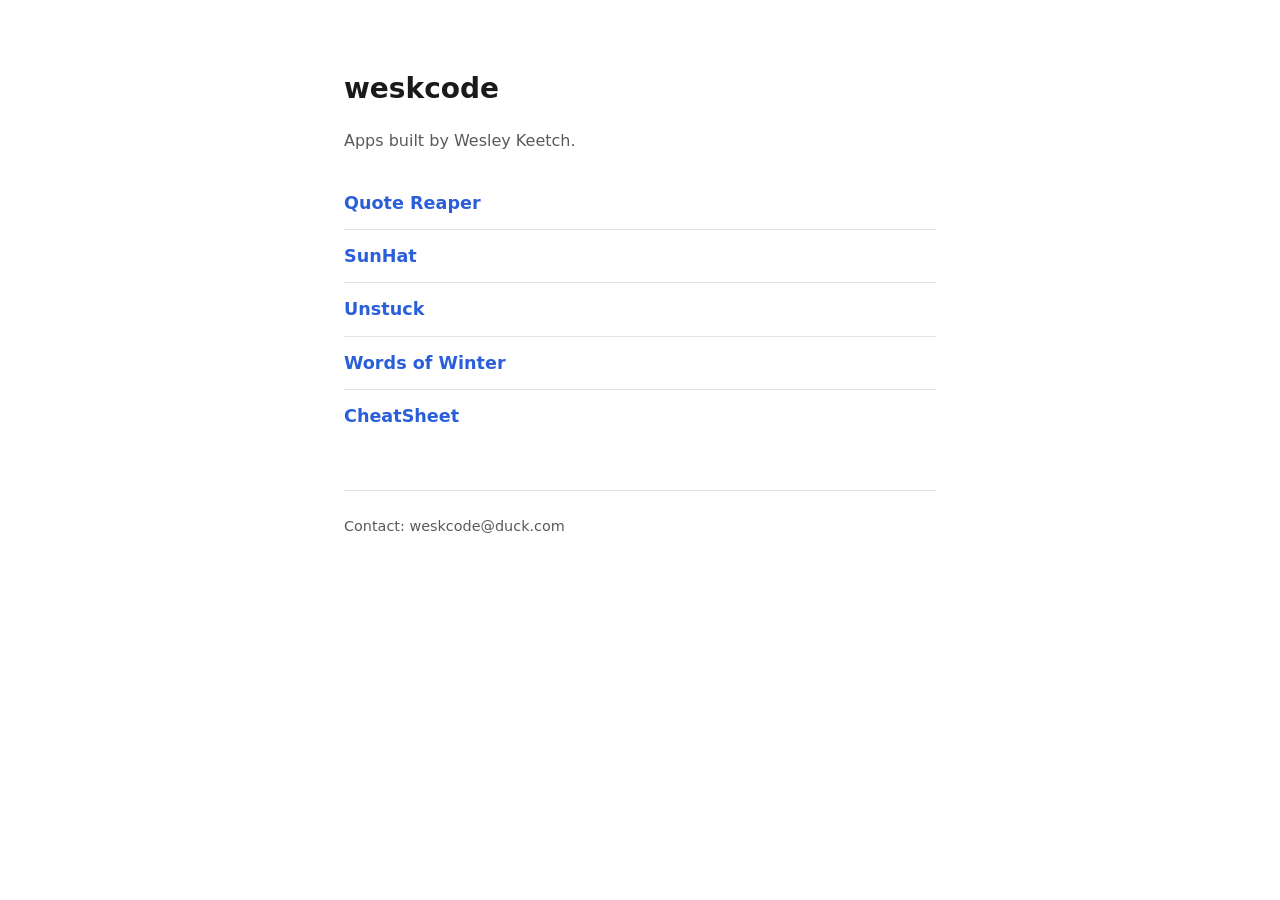
<file: index.html>
<!DOCTYPE html>
<html lang="en">
<head>
<meta charset="utf-8">
<meta name="viewport" content="width=device-width, initial-scale=1">
<title>weskcode</title>
<link rel="stylesheet" href="/style.css">
</head>
<body>
<main>
<h1>weskcode</h1>
<p>Apps built by Wesley Keetch.</p>
<ul class="apps">
<li><a href="/quotereaper/">Quote Reaper</a></li>
<li><a href="/sunhat/">SunHat</a></li>
<li><a href="/unstuck/">Unstuck</a></li>
<li><a href="/words-of-winter/">Words of Winter</a></li>
<li><a href="https://cheatsheet.apphq.online/">CheatSheet</a></li>
</ul>
<footer>
Contact: weskcode@duck.com
</footer>
</main>
</body>
</html>
</file>
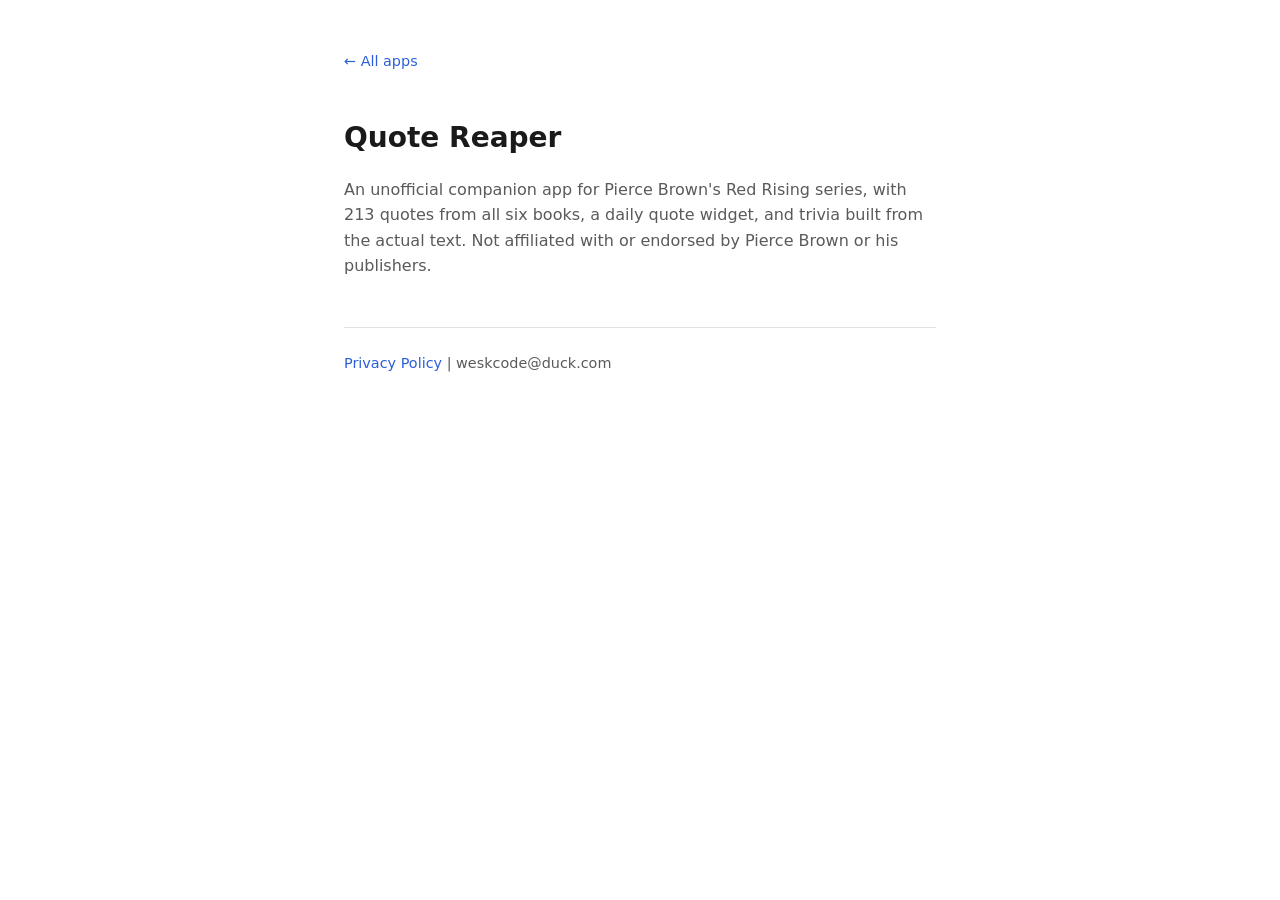
<file: quotereaper/index.html>
<!DOCTYPE html>
<html lang="en">
<head>
<meta charset="utf-8">
<meta name="viewport" content="width=device-width, initial-scale=1">
<title>Quote Reaper</title>
<link rel="stylesheet" href="/style.css">
</head>
<body>
<main>
<a class="back" href="/">&larr; All apps</a>
<h1>Quote Reaper</h1>
<p>An unofficial companion app for Pierce Brown's Red Rising series, with 213 quotes from all six books, a daily quote widget, and trivia built from the actual text. Not affiliated with or endorsed by Pierce Brown or his publishers.</p>
<footer>
<a href="/quotereaper/privacy/">Privacy Policy</a> | weskcode@duck.com
</footer>
</main>
</body>
</html>
</file>
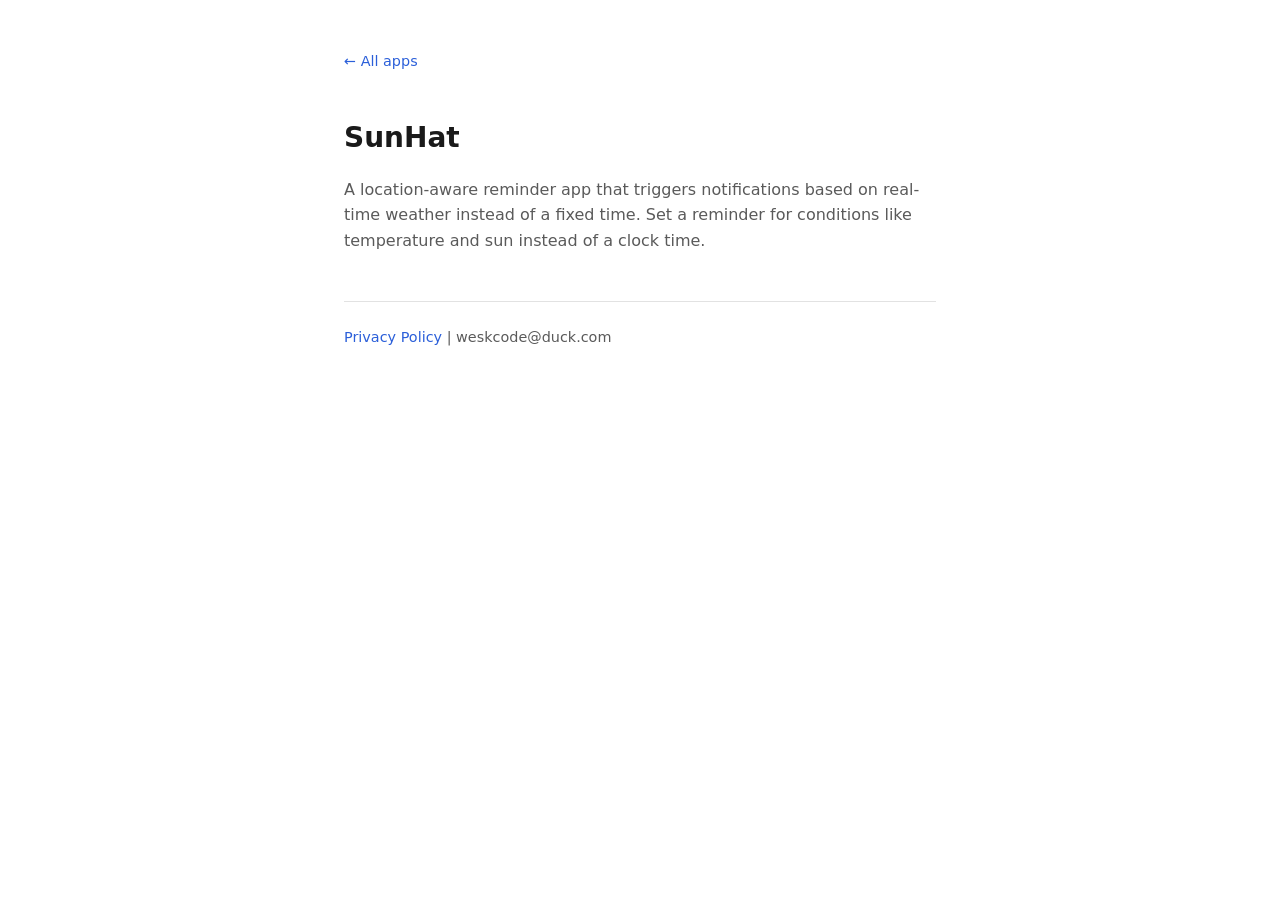
<file: sunhat/index.html>
<!DOCTYPE html>
<html lang="en">
<head>
<meta charset="utf-8">
<meta name="viewport" content="width=device-width, initial-scale=1">
<title>SunHat</title>
<link rel="stylesheet" href="/style.css">
</head>
<body>
<main>
<a class="back" href="/">&larr; All apps</a>
<h1>SunHat</h1>
<p>A location-aware reminder app that triggers notifications based on real-time weather instead of a fixed time. Set a reminder for conditions like temperature and sun instead of a clock time.</p>
<footer>
<a href="/sunhat/privacy/">Privacy Policy</a> | weskcode@duck.com
</footer>
</main>
</body>
</html>
</file>
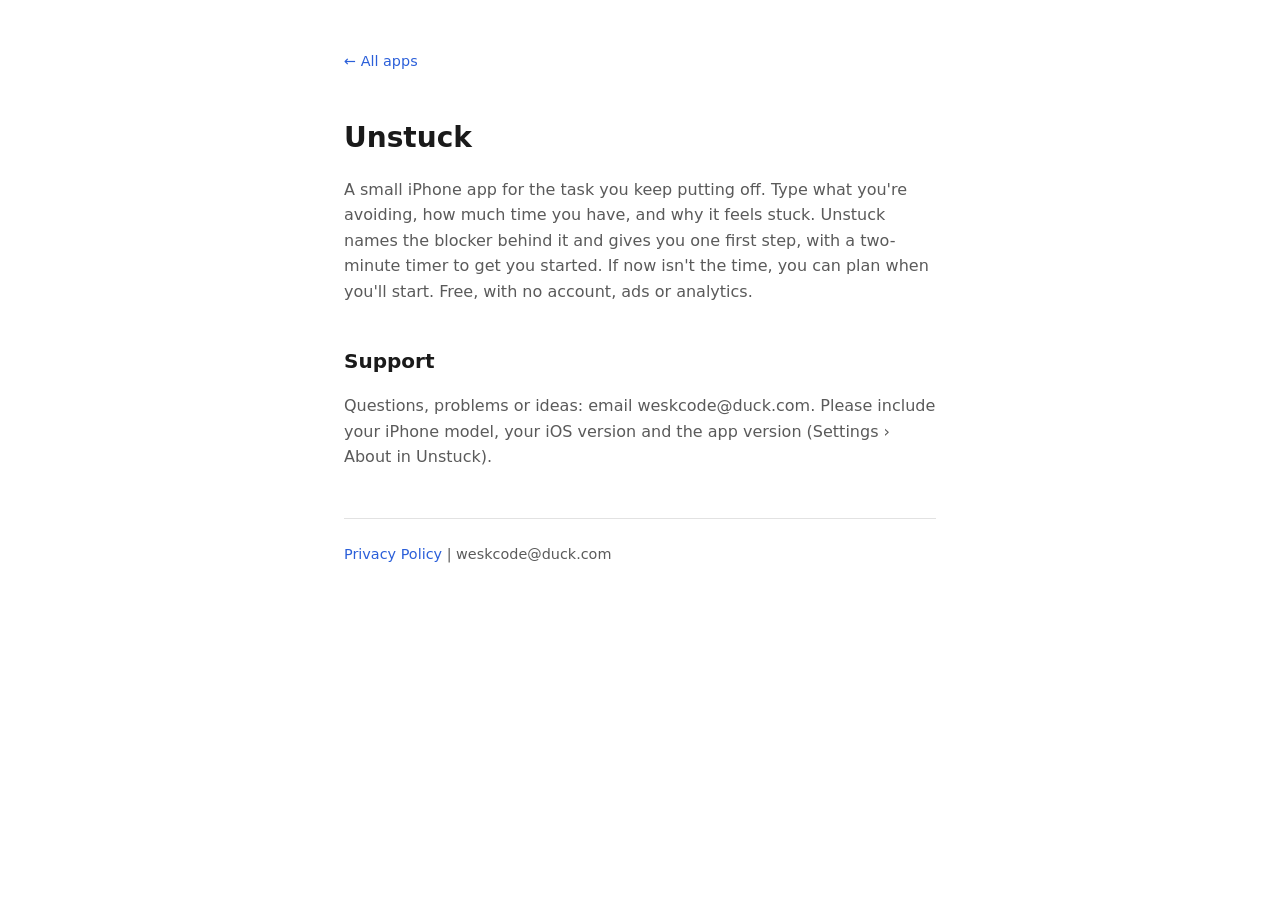
<file: unstuck/index.html>
<!DOCTYPE html>
<html lang="en">
<head>
<meta charset="utf-8">
<meta name="viewport" content="width=device-width, initial-scale=1">
<title>Unstuck</title>
<link rel="stylesheet" href="/style.css">
</head>
<body>
<main>
<a class="back" href="/">&larr; All apps</a>
<h1>Unstuck</h1>
<p>A small iPhone app for the task you keep putting off. Type what you're avoiding, how much time you have, and why it feels stuck. Unstuck names the blocker behind it and gives you one first step, with a two-minute timer to get you started. If now isn't the time, you can plan when you'll start. Free, with no account, ads or analytics.</p>
<h2>Support</h2>
<p>Questions, problems or ideas: email weskcode@duck.com. Please include your iPhone model, your iOS version and the app version (Settings &rsaquo; About in Unstuck).</p>
<footer>
<a href="/unstuck/privacy/">Privacy Policy</a> | weskcode@duck.com
</footer>
</main>
</body>
</html>
</file>
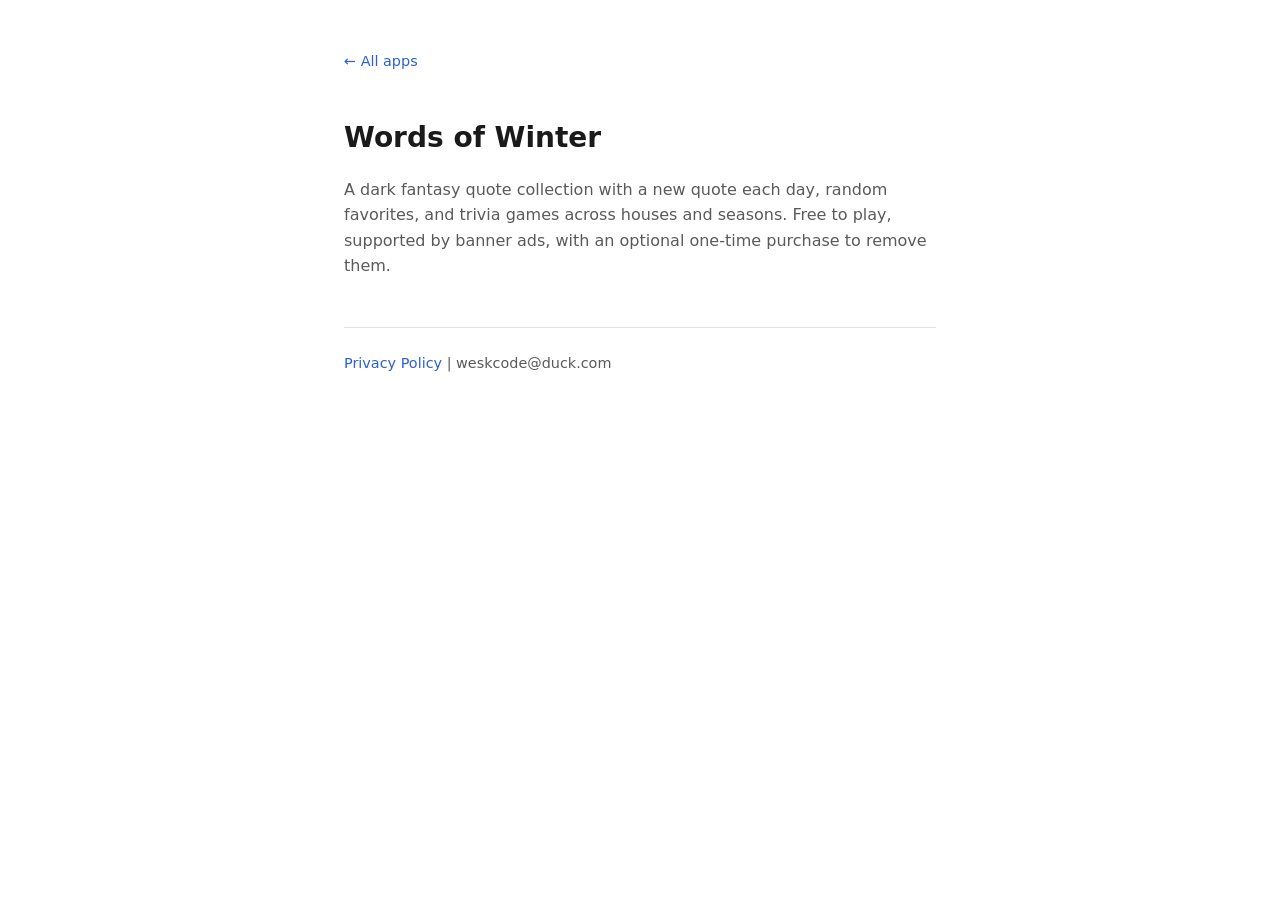
<file: words-of-winter/index.html>
<!DOCTYPE html>
<html lang="en">
<head>
<meta charset="utf-8">
<meta name="viewport" content="width=device-width, initial-scale=1">
<title>Words of Winter</title>
<link rel="stylesheet" href="/style.css">
</head>
<body>
<main>
<a class="back" href="/">&larr; All apps</a>
<h1>Words of Winter</h1>
<p>A dark fantasy quote collection with a new quote each day, random favorites, and trivia games across houses and seasons. Free to play, supported by banner ads, with an optional one-time purchase to remove them.</p>
<footer>
<a href="/words-of-winter/privacy/">Privacy Policy</a> | weskcode@duck.com
</footer>
</main>
</body>
</html>
</file>
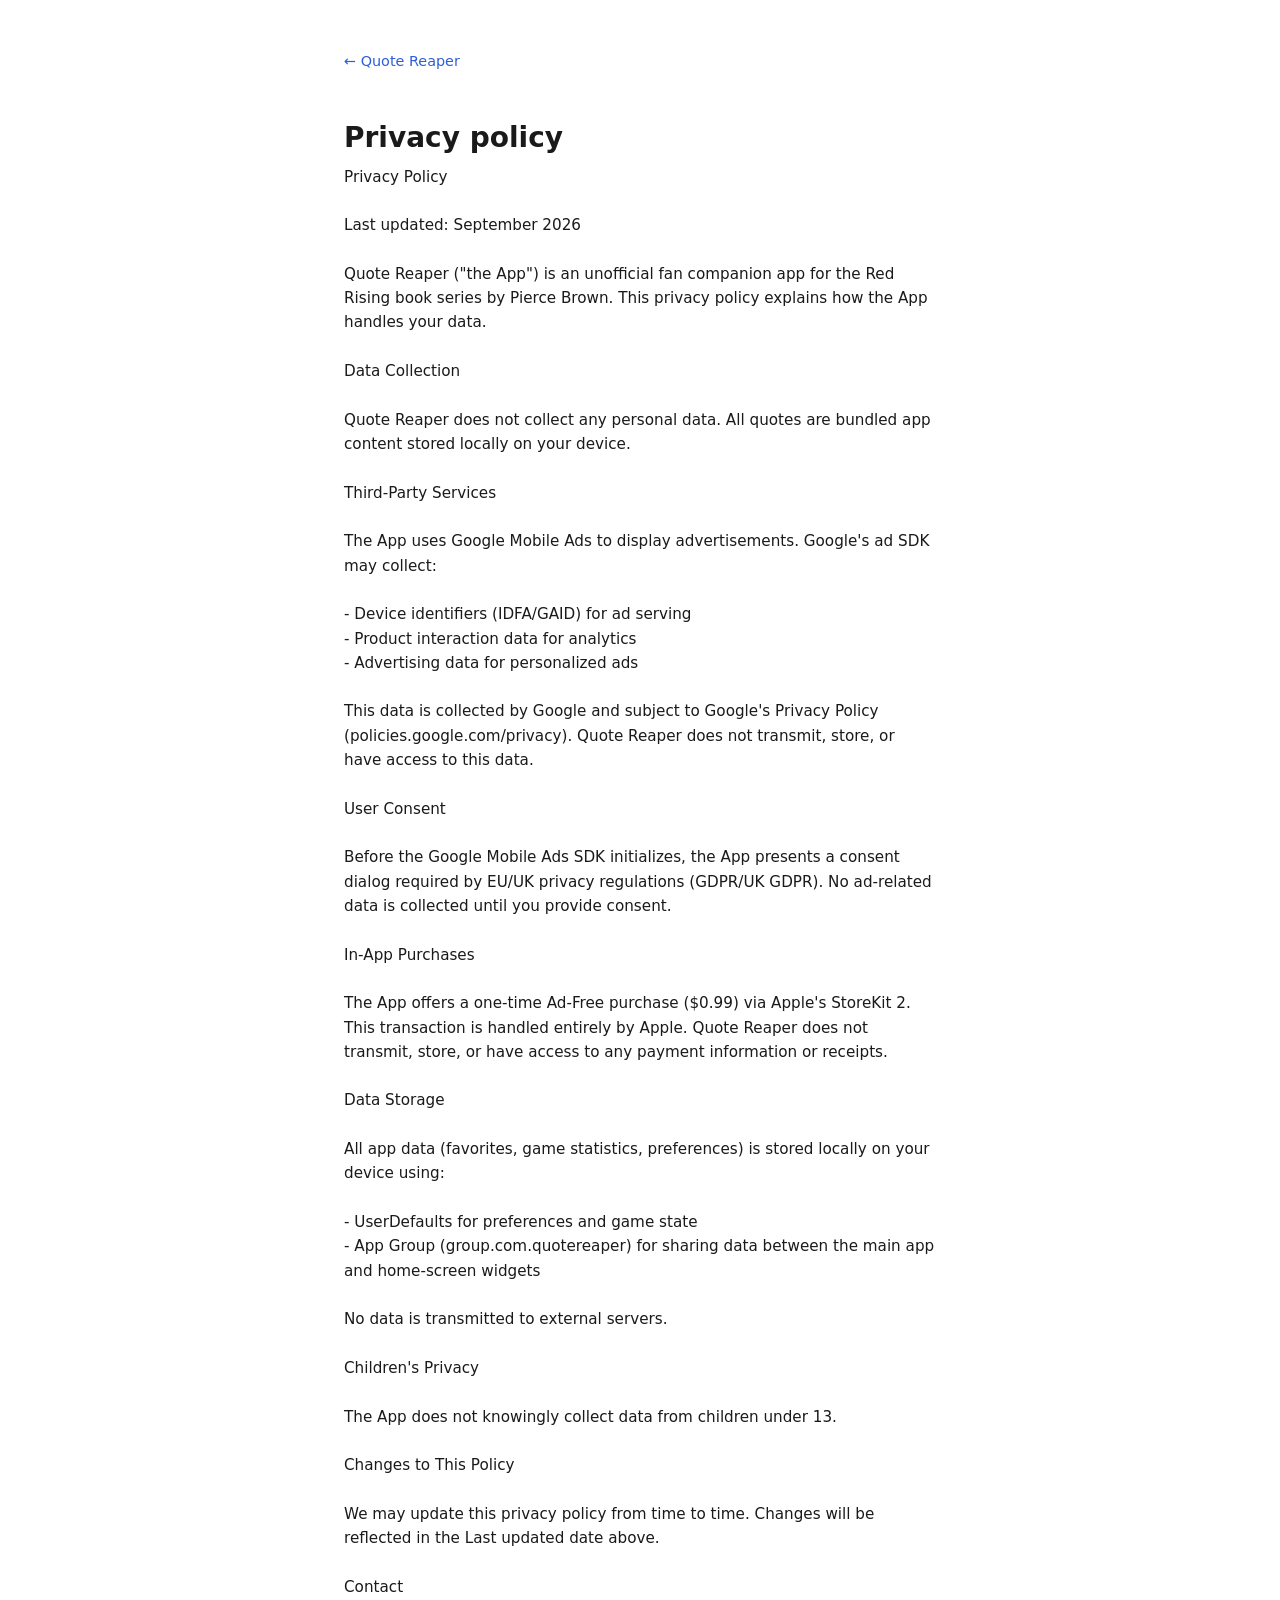
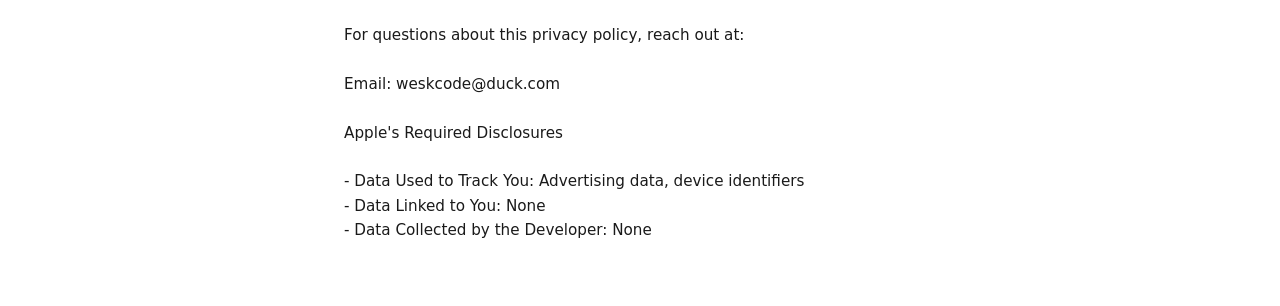
<file: quotereaper/privacy/index.html>
<!DOCTYPE html>
<html lang="en">
<head>
<meta charset="utf-8">
<meta name="viewport" content="width=device-width, initial-scale=1">
<title>Quote Reaper - Privacy policy</title>
<link rel="stylesheet" href="/style.css">
</head>
<body>
<main>
<a class="back" href="/quotereaper/">&larr; Quote Reaper</a>
<h1>Privacy policy</h1>
<div class="privacy-text">Privacy Policy

Last updated: September 2026

Quote Reaper ("the App") is an unofficial fan companion app for the Red Rising book series by Pierce Brown. This privacy policy explains how the App handles your data.

Data Collection

Quote Reaper does not collect any personal data. All quotes are bundled app content stored locally on your device.

Third-Party Services

The App uses Google Mobile Ads to display advertisements. Google's ad SDK may collect:

- Device identifiers (IDFA/GAID) for ad serving
- Product interaction data for analytics
- Advertising data for personalized ads

This data is collected by Google and subject to Google's Privacy Policy (policies.google.com/privacy). Quote Reaper does not transmit, store, or have access to this data.

User Consent

Before the Google Mobile Ads SDK initializes, the App presents a consent dialog required by EU/UK privacy regulations (GDPR/UK GDPR). No ad-related data is collected until you provide consent.

In-App Purchases

The App offers a one-time Ad-Free purchase ($0.99) via Apple's StoreKit 2. This transaction is handled entirely by Apple. Quote Reaper does not transmit, store, or have access to any payment information or receipts.

Data Storage

All app data (favorites, game statistics, preferences) is stored locally on your device using:

- UserDefaults for preferences and game state
- App Group (group.com.quotereaper) for sharing data between the main app and home-screen widgets

No data is transmitted to external servers.

Children's Privacy

The App does not knowingly collect data from children under 13.

Changes to This Policy

We may update this privacy policy from time to time. Changes will be reflected in the Last updated date above.

Contact

For questions about this privacy policy, reach out at:

Email: weskcode@duck.com

Apple's Required Disclosures

- Data Used to Track You: Advertising data, device identifiers
- Data Linked to You: None
- Data Collected by the Developer: None</div>
</main>
</body>
</html>
</file>
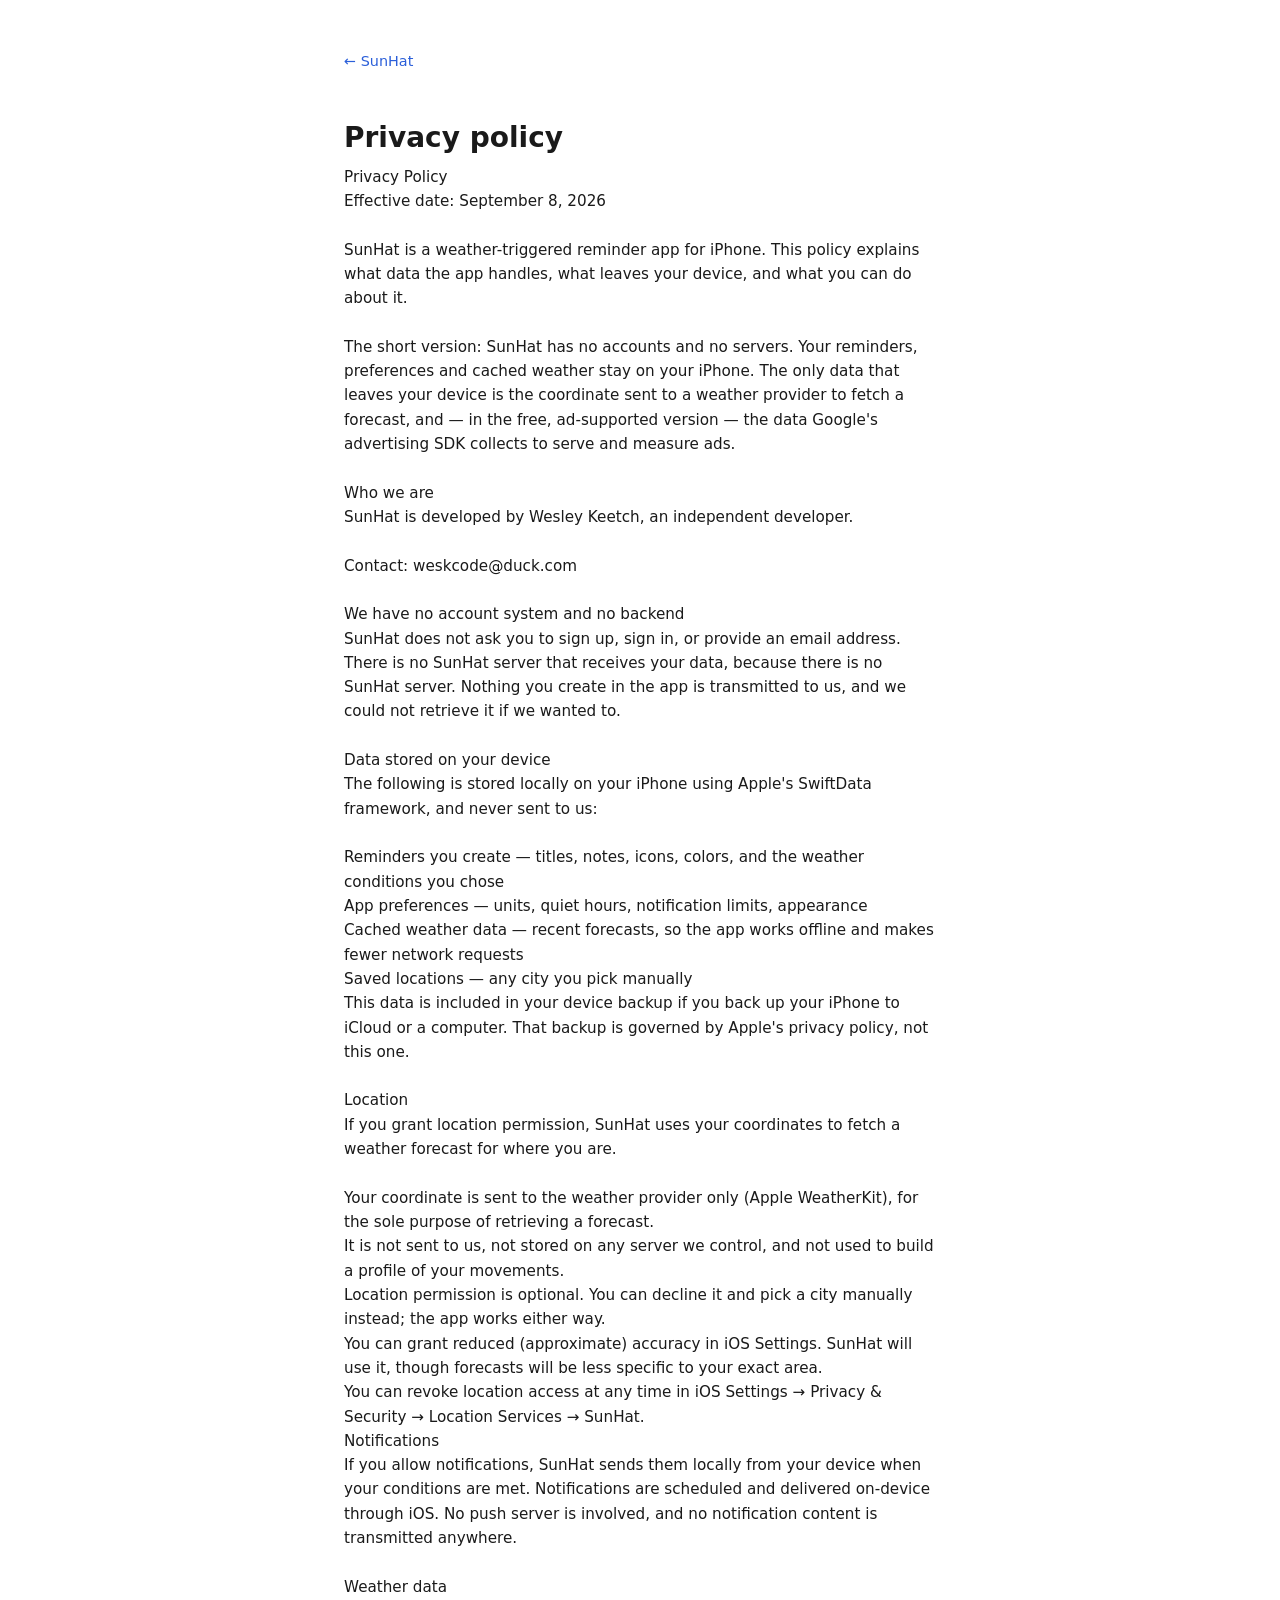
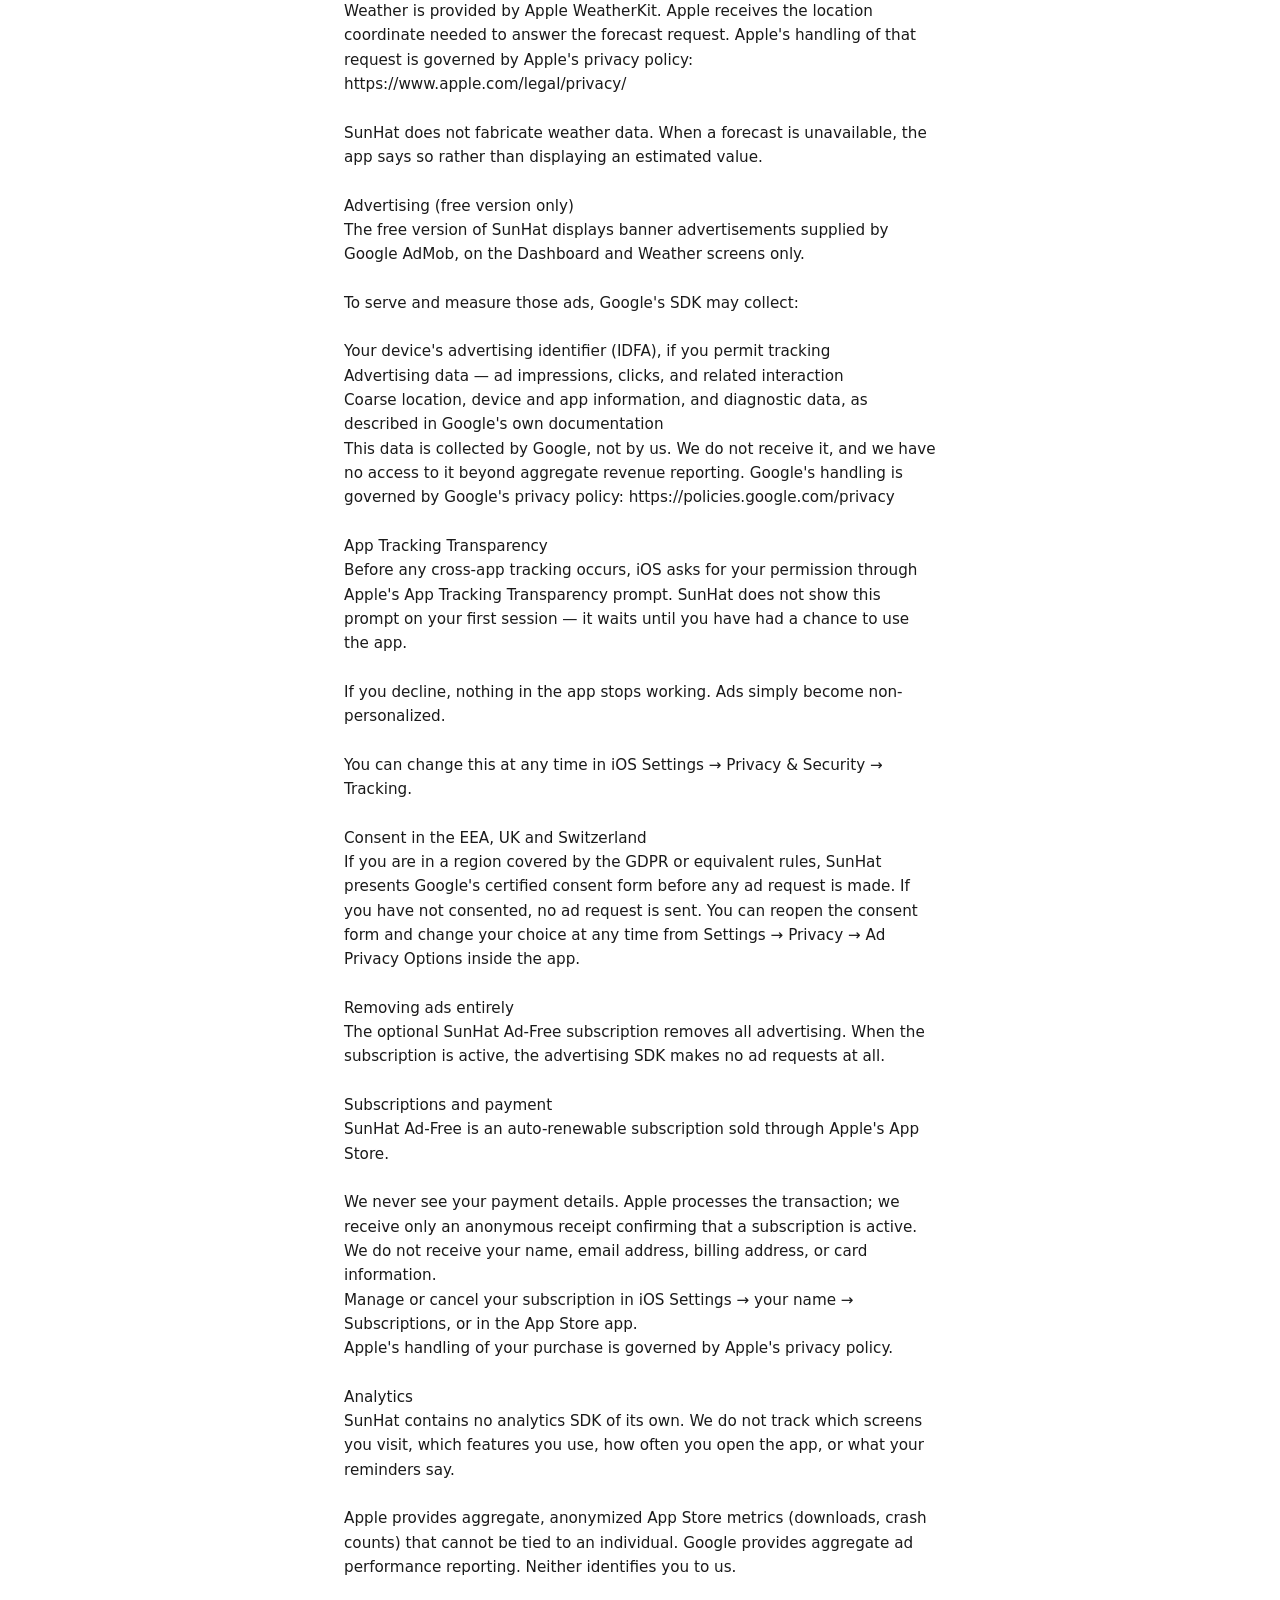
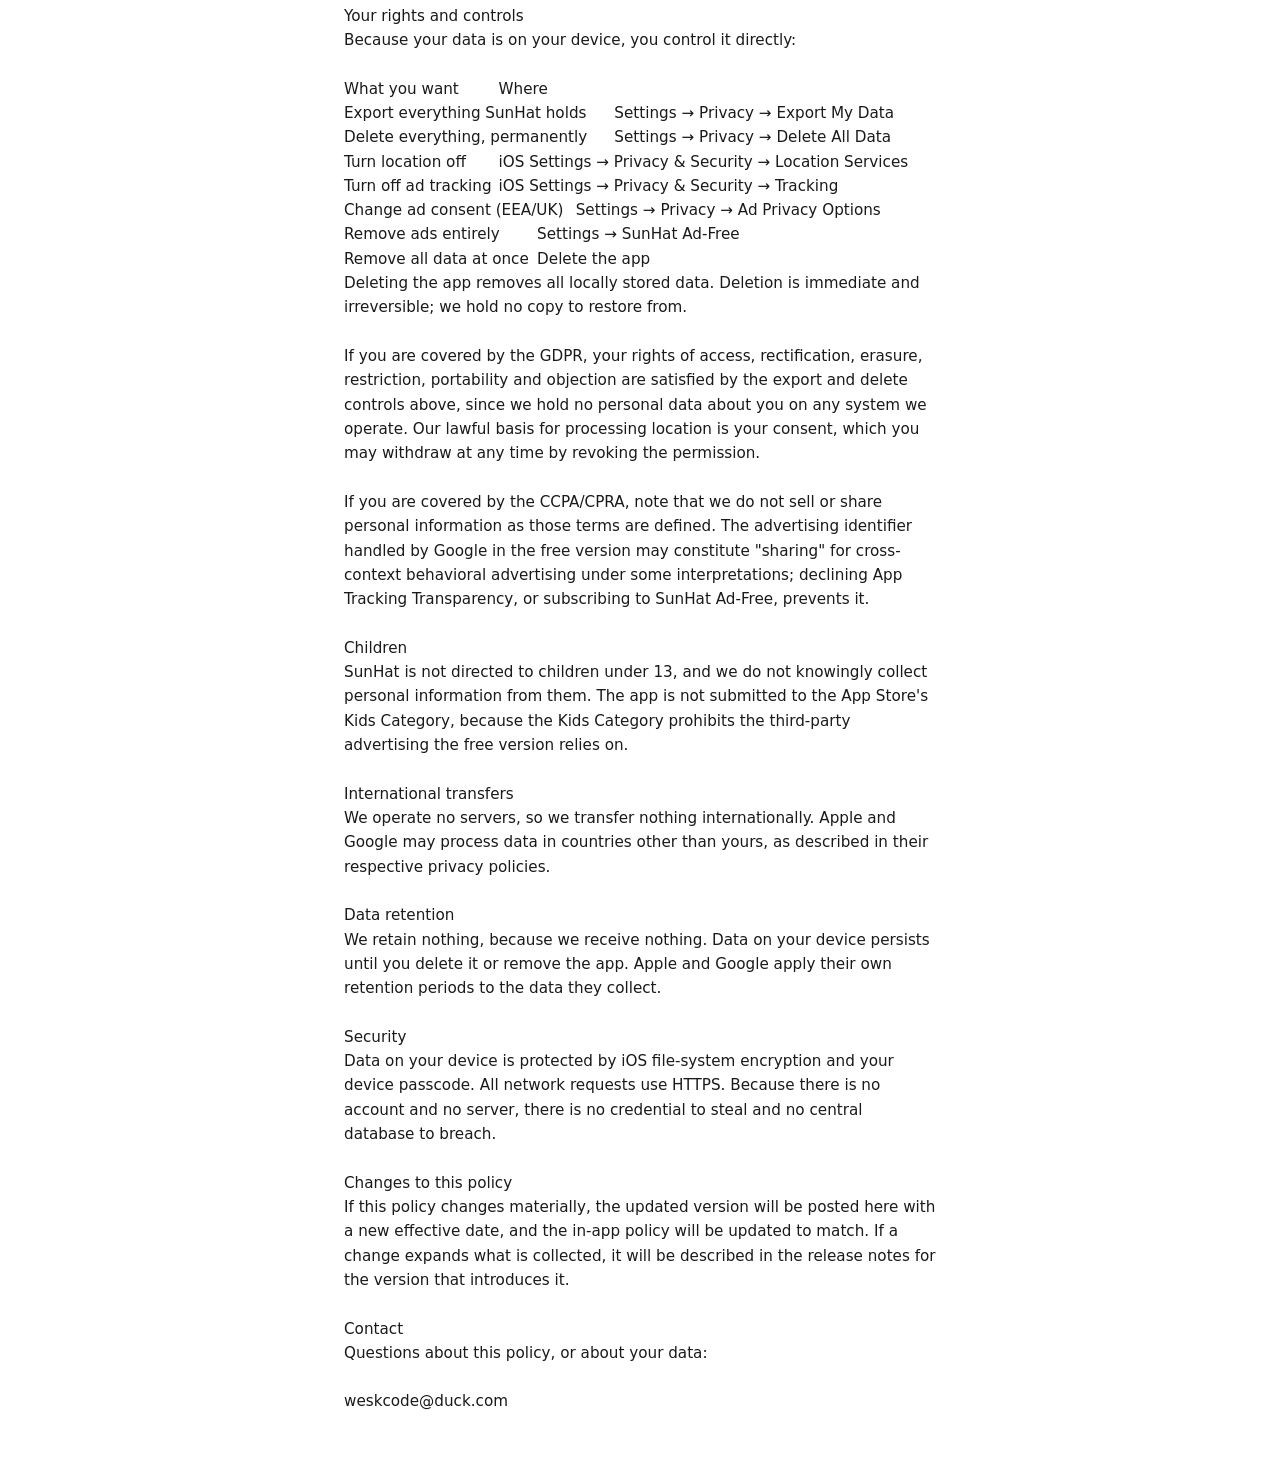
<file: sunhat/privacy/index.html>
<!DOCTYPE html>
<html lang="en">
<head>
<meta charset="utf-8">
<meta name="viewport" content="width=device-width, initial-scale=1">
<title>SunHat - Privacy policy</title>
<link rel="stylesheet" href="/style.css">
</head>
<body>
<main>
<a class="back" href="/sunhat/">&larr; SunHat</a>
<h1>Privacy policy</h1>
<div class="privacy-text">Privacy Policy
Effective date: September 8, 2026

SunHat is a weather-triggered reminder app for iPhone. This policy explains what data the app handles, what leaves your device, and what you can do about it.

The short version: SunHat has no accounts and no servers. Your reminders, preferences and cached weather stay on your iPhone. The only data that leaves your device is the coordinate sent to a weather provider to fetch a forecast, and — in the free, ad-supported version — the data Google's advertising SDK collects to serve and measure ads.

Who we are
SunHat is developed by Wesley Keetch, an independent developer.

Contact: weskcode@duck.com

We have no account system and no backend
SunHat does not ask you to sign up, sign in, or provide an email address. There is no SunHat server that receives your data, because there is no SunHat server. Nothing you create in the app is transmitted to us, and we could not retrieve it if we wanted to.

Data stored on your device
The following is stored locally on your iPhone using Apple's SwiftData framework, and never sent to us:

Reminders you create — titles, notes, icons, colors, and the weather conditions you chose
App preferences — units, quiet hours, notification limits, appearance
Cached weather data — recent forecasts, so the app works offline and makes fewer network requests
Saved locations — any city you pick manually
This data is included in your device backup if you back up your iPhone to iCloud or a computer. That backup is governed by Apple's privacy policy, not this one.

Location
If you grant location permission, SunHat uses your coordinates to fetch a weather forecast for where you are.

Your coordinate is sent to the weather provider only (Apple WeatherKit), for the sole purpose of retrieving a forecast.
It is not sent to us, not stored on any server we control, and not used to build a profile of your movements.
Location permission is optional. You can decline it and pick a city manually instead; the app works either way.
You can grant reduced (approximate) accuracy in iOS Settings. SunHat will use it, though forecasts will be less specific to your exact area.
You can revoke location access at any time in iOS Settings → Privacy & Security → Location Services → SunHat.
Notifications
If you allow notifications, SunHat sends them locally from your device when your conditions are met. Notifications are scheduled and delivered on-device through iOS. No push server is involved, and no notification content is transmitted anywhere.

Weather data
Weather is provided by Apple WeatherKit. Apple receives the location coordinate needed to answer the forecast request. Apple's handling of that request is governed by Apple's privacy policy: https://www.apple.com/legal/privacy/

SunHat does not fabricate weather data. When a forecast is unavailable, the app says so rather than displaying an estimated value.

Advertising (free version only)
The free version of SunHat displays banner advertisements supplied by Google AdMob, on the Dashboard and Weather screens only.

To serve and measure those ads, Google's SDK may collect:

Your device's advertising identifier (IDFA), if you permit tracking
Advertising data — ad impressions, clicks, and related interaction
Coarse location, device and app information, and diagnostic data, as described in Google's own documentation
This data is collected by Google, not by us. We do not receive it, and we have no access to it beyond aggregate revenue reporting. Google's handling is governed by Google's privacy policy: https://policies.google.com/privacy

App Tracking Transparency
Before any cross-app tracking occurs, iOS asks for your permission through Apple's App Tracking Transparency prompt. SunHat does not show this prompt on your first session — it waits until you have had a chance to use the app.

If you decline, nothing in the app stops working. Ads simply become non-personalized.

You can change this at any time in iOS Settings → Privacy & Security → Tracking.

Consent in the EEA, UK and Switzerland
If you are in a region covered by the GDPR or equivalent rules, SunHat presents Google's certified consent form before any ad request is made. If you have not consented, no ad request is sent. You can reopen the consent form and change your choice at any time from Settings → Privacy → Ad Privacy Options inside the app.

Removing ads entirely
The optional SunHat Ad-Free subscription removes all advertising. When the subscription is active, the advertising SDK makes no ad requests at all.

Subscriptions and payment
SunHat Ad-Free is an auto-renewable subscription sold through Apple's App Store.

We never see your payment details. Apple processes the transaction; we receive only an anonymous receipt confirming that a subscription is active.
We do not receive your name, email address, billing address, or card information.
Manage or cancel your subscription in iOS Settings → your name → Subscriptions, or in the App Store app.
Apple's handling of your purchase is governed by Apple's privacy policy.

Analytics
SunHat contains no analytics SDK of its own. We do not track which screens you visit, which features you use, how often you open the app, or what your reminders say.

Apple provides aggregate, anonymized App Store metrics (downloads, crash counts) that cannot be tied to an individual. Google provides aggregate ad performance reporting. Neither identifies you to us.

Your rights and controls
Because your data is on your device, you control it directly:

What you want	Where
Export everything SunHat holds	Settings → Privacy → Export My Data
Delete everything, permanently	Settings → Privacy → Delete All Data
Turn location off	iOS Settings → Privacy & Security → Location Services
Turn off ad tracking	iOS Settings → Privacy & Security → Tracking
Change ad consent (EEA/UK)	Settings → Privacy → Ad Privacy Options
Remove ads entirely	Settings → SunHat Ad-Free
Remove all data at once	Delete the app
Deleting the app removes all locally stored data. Deletion is immediate and irreversible; we hold no copy to restore from.

If you are covered by the GDPR, your rights of access, rectification, erasure, restriction, portability and objection are satisfied by the export and delete controls above, since we hold no personal data about you on any system we operate. Our lawful basis for processing location is your consent, which you may withdraw at any time by revoking the permission.

If you are covered by the CCPA/CPRA, note that we do not sell or share personal information as those terms are defined. The advertising identifier handled by Google in the free version may constitute "sharing" for cross-context behavioral advertising under some interpretations; declining App Tracking Transparency, or subscribing to SunHat Ad-Free, prevents it.

Children
SunHat is not directed to children under 13, and we do not knowingly collect personal information from them. The app is not submitted to the App Store's Kids Category, because the Kids Category prohibits the third-party advertising the free version relies on.

International transfers
We operate no servers, so we transfer nothing internationally. Apple and Google may process data in countries other than yours, as described in their respective privacy policies.

Data retention
We retain nothing, because we receive nothing. Data on your device persists until you delete it or remove the app. Apple and Google apply their own retention periods to the data they collect.

Security
Data on your device is protected by iOS file-system encryption and your device passcode. All network requests use HTTPS. Because there is no account and no server, there is no credential to steal and no central database to breach.

Changes to this policy
If this policy changes materially, the updated version will be posted here with a new effective date, and the in-app policy will be updated to match. If a change expands what is collected, it will be described in the release notes for the version that introduces it.

Contact
Questions about this policy, or about your data:

weskcode@duck.com</div>
</main>
</body>
</html>
</file>
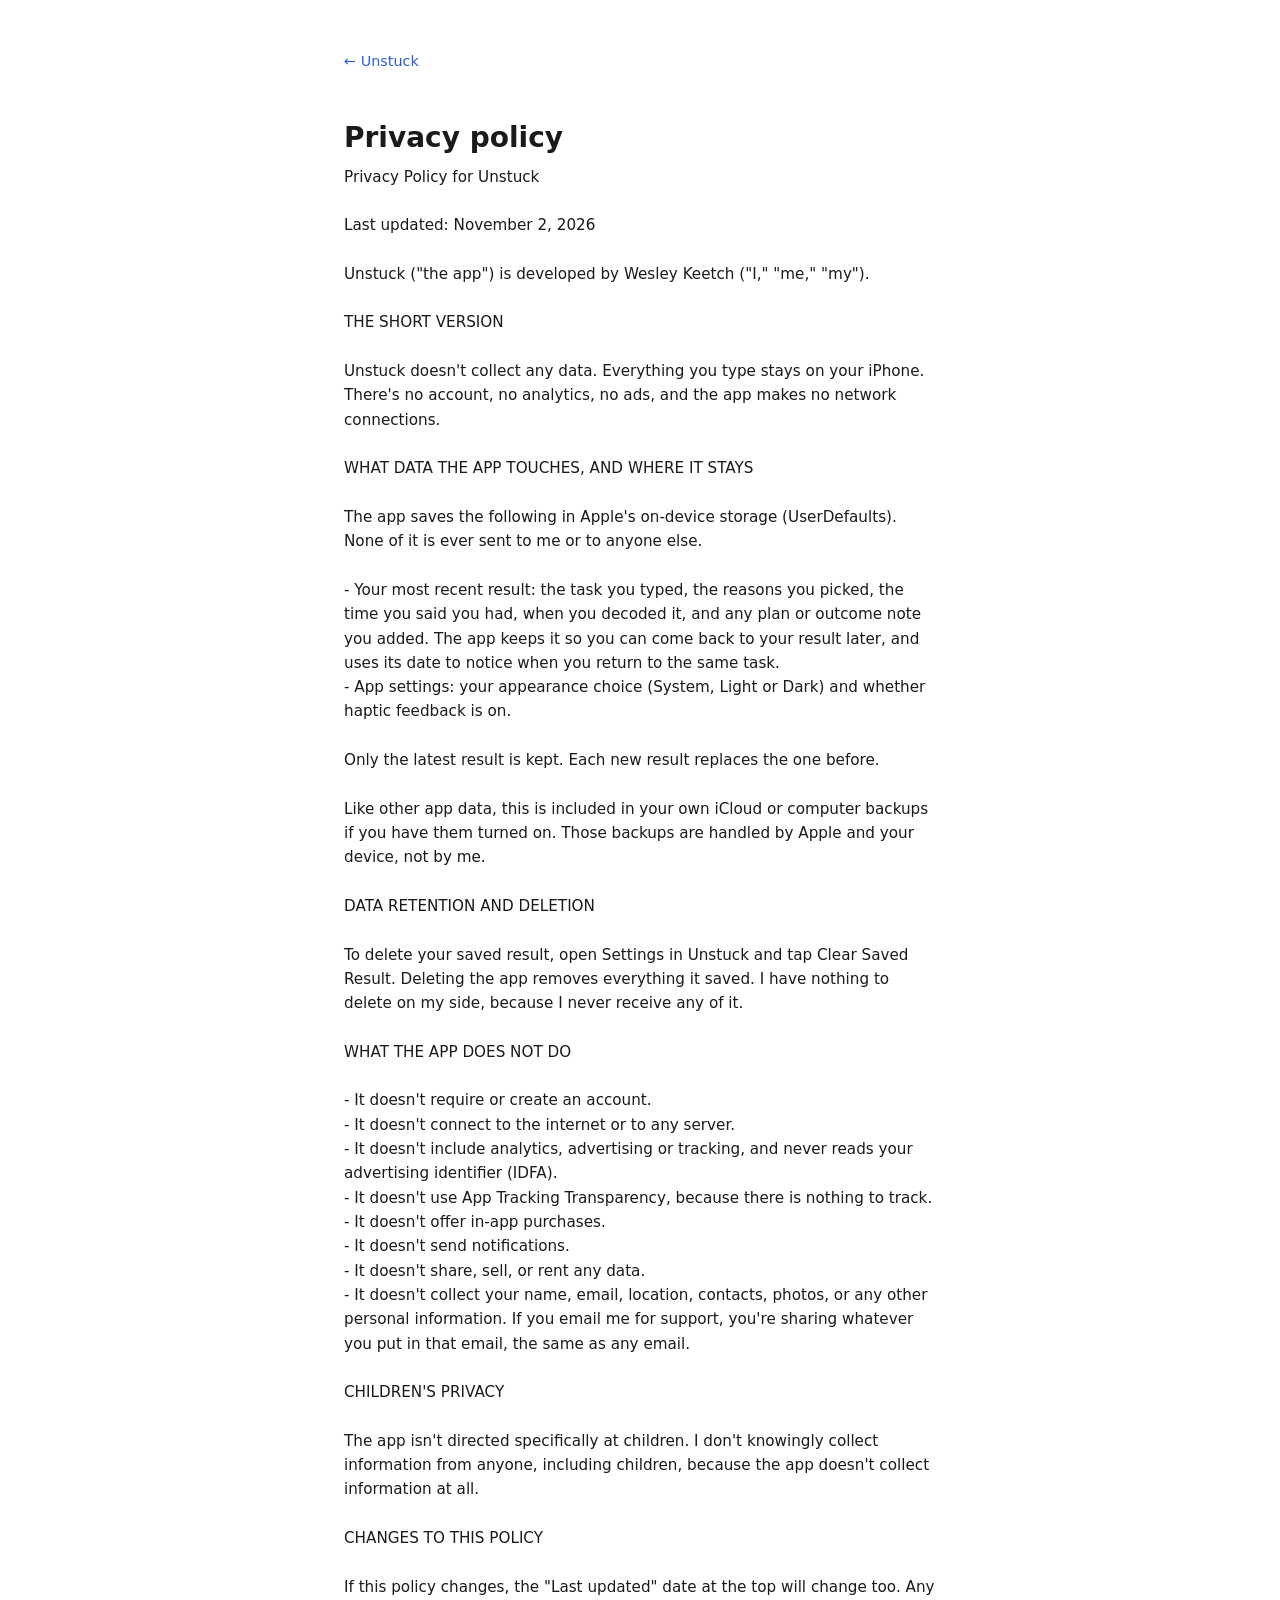
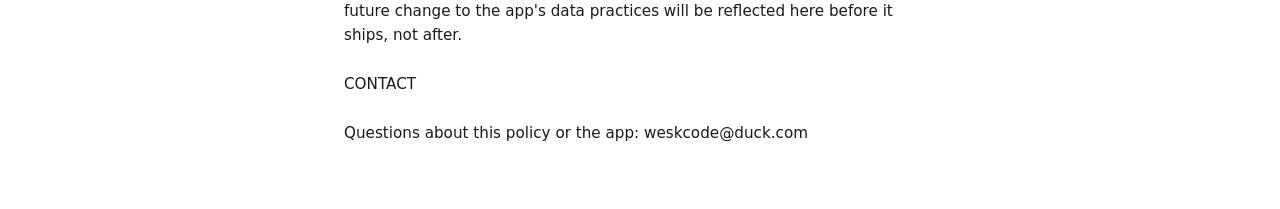
<file: unstuck/privacy/index.html>
<!DOCTYPE html>
<html lang="en">
<head>
<meta charset="utf-8">
<meta name="viewport" content="width=device-width, initial-scale=1">
<title>Unstuck - Privacy policy</title>
<link rel="stylesheet" href="/style.css">
</head>
<body>
<main>
<a class="back" href="/unstuck/">&larr; Unstuck</a>
<h1>Privacy policy</h1>
<div class="privacy-text">Privacy Policy for Unstuck

Last updated: November 2, 2026

Unstuck ("the app") is developed by Wesley Keetch ("I," "me," "my").

THE SHORT VERSION

Unstuck doesn't collect any data. Everything you type stays on your iPhone. There's no account, no analytics, no ads, and the app makes no network connections.

WHAT DATA THE APP TOUCHES, AND WHERE IT STAYS

The app saves the following in Apple's on-device storage (UserDefaults). None of it is ever sent to me or to anyone else.

- Your most recent result: the task you typed, the reasons you picked, the time you said you had, when you decoded it, and any plan or outcome note you added. The app keeps it so you can come back to your result later, and uses its date to notice when you return to the same task.
- App settings: your appearance choice (System, Light or Dark) and whether haptic feedback is on.

Only the latest result is kept. Each new result replaces the one before.

Like other app data, this is included in your own iCloud or computer backups if you have them turned on. Those backups are handled by Apple and your device, not by me.

DATA RETENTION AND DELETION

To delete your saved result, open Settings in Unstuck and tap Clear Saved Result. Deleting the app removes everything it saved. I have nothing to delete on my side, because I never receive any of it.

WHAT THE APP DOES NOT DO

- It doesn't require or create an account.
- It doesn't connect to the internet or to any server.
- It doesn't include analytics, advertising or tracking, and never reads your advertising identifier (IDFA).
- It doesn't use App Tracking Transparency, because there is nothing to track.
- It doesn't offer in-app purchases.
- It doesn't send notifications.
- It doesn't share, sell, or rent any data.
- It doesn't collect your name, email, location, contacts, photos, or any other personal information. If you email me for support, you're sharing whatever you put in that email, the same as any email.

CHILDREN'S PRIVACY

The app isn't directed specifically at children. I don't knowingly collect information from anyone, including children, because the app doesn't collect information at all.

CHANGES TO THIS POLICY

If this policy changes, the "Last updated" date at the top will change too. Any future change to the app's data practices will be reflected here before it ships, not after.

CONTACT

Questions about this policy or the app: weskcode@duck.com</div>
</main>
</body>
</html>
</file>
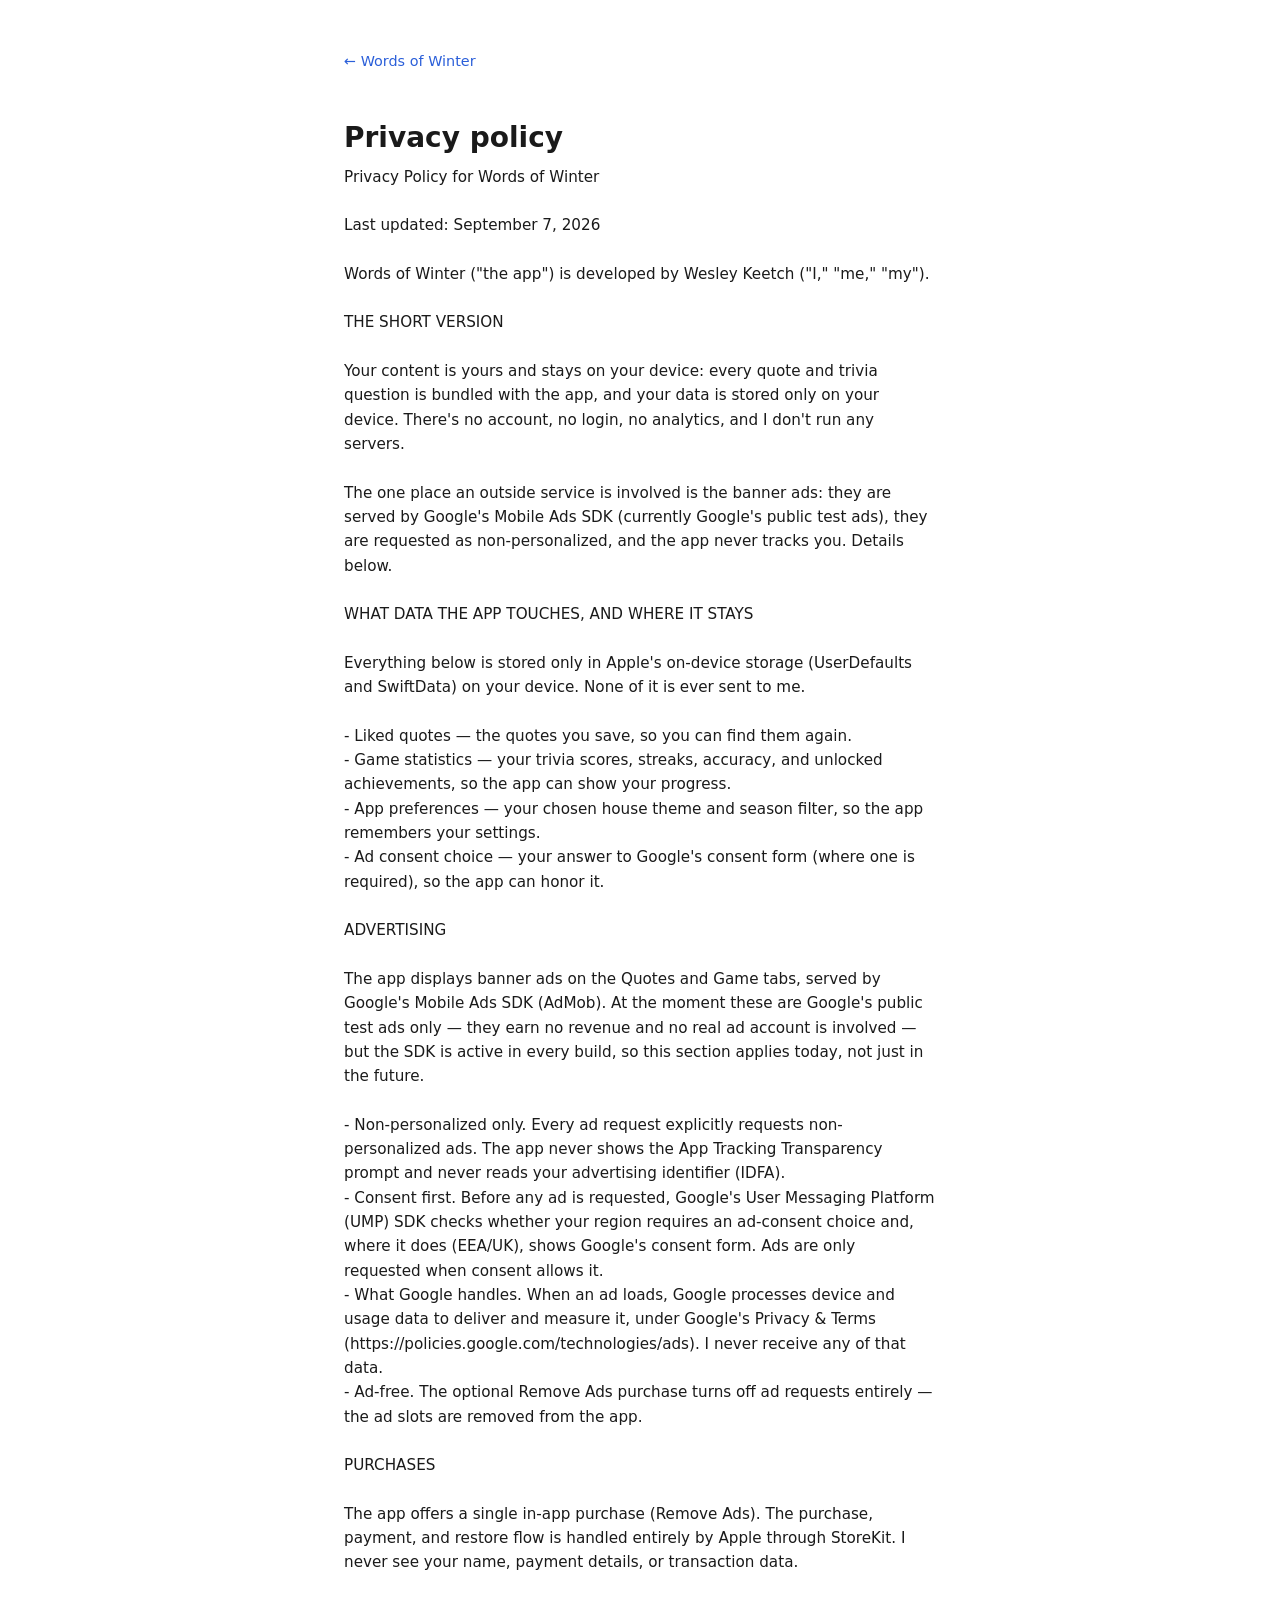
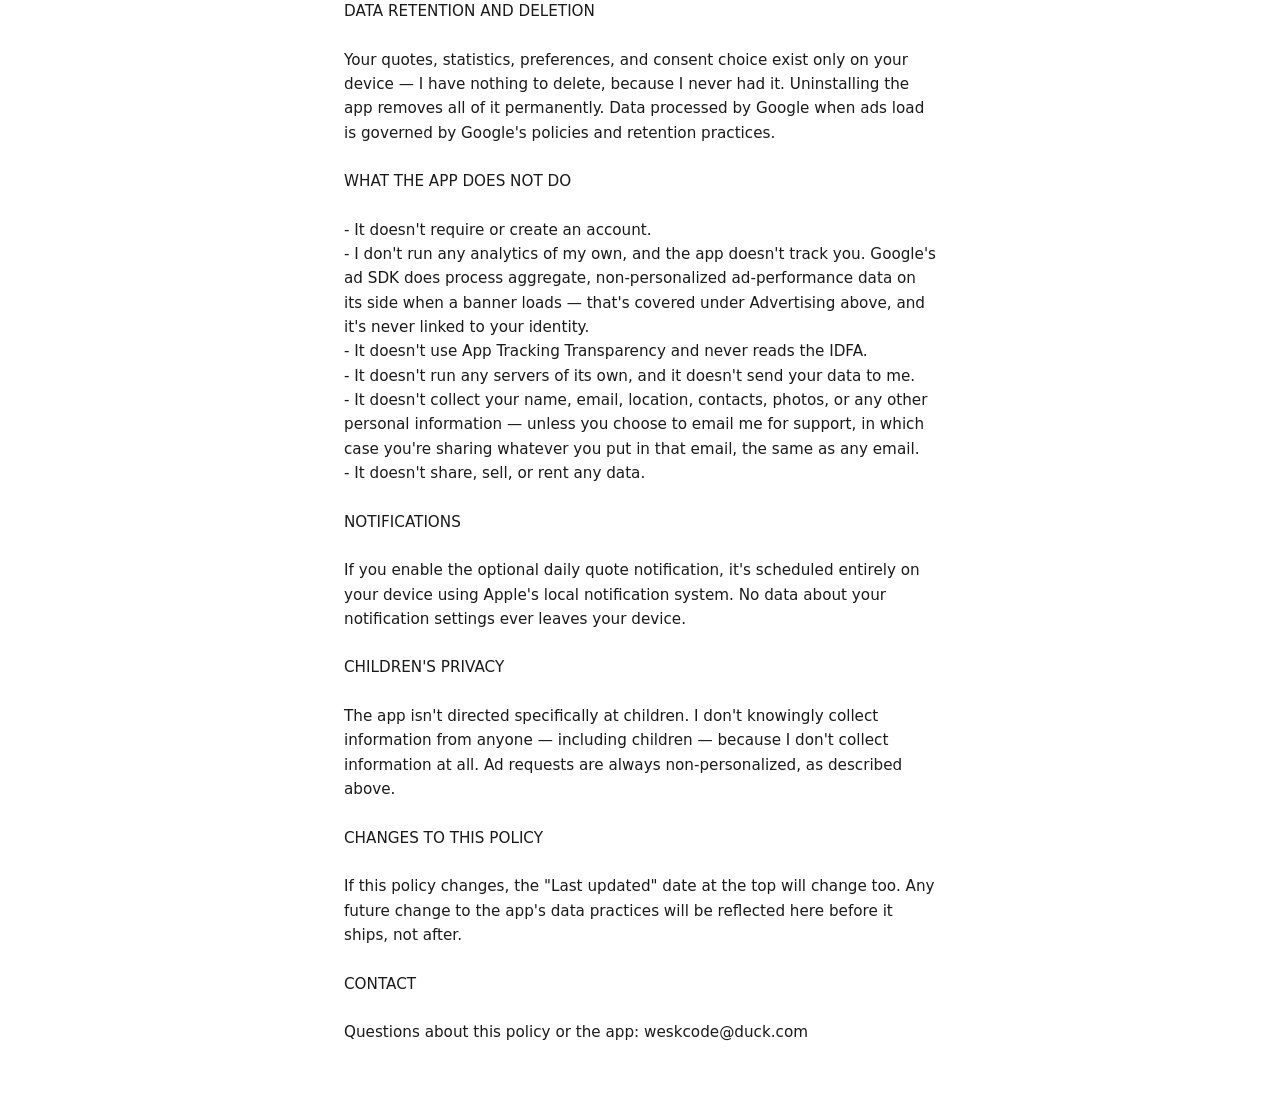
<file: words-of-winter/privacy/index.html>
<!DOCTYPE html>
<html lang="en">
<head>
<meta charset="utf-8">
<meta name="viewport" content="width=device-width, initial-scale=1">
<title>Words of Winter - Privacy policy</title>
<link rel="stylesheet" href="/style.css">
</head>
<body>
<main>
<a class="back" href="/words-of-winter/">&larr; Words of Winter</a>
<h1>Privacy policy</h1>
<div class="privacy-text">Privacy Policy for Words of Winter

Last updated: September 7, 2026

Words of Winter ("the app") is developed by Wesley Keetch ("I," "me," "my").

THE SHORT VERSION

Your content is yours and stays on your device: every quote and trivia question is bundled with the app, and your data is stored only on your device. There's no account, no login, no analytics, and I don't run any servers.

The one place an outside service is involved is the banner ads: they are served by Google's Mobile Ads SDK (currently Google's public test ads), they are requested as non-personalized, and the app never tracks you. Details below.

WHAT DATA THE APP TOUCHES, AND WHERE IT STAYS

Everything below is stored only in Apple's on-device storage (UserDefaults and SwiftData) on your device. None of it is ever sent to me.

- Liked quotes — the quotes you save, so you can find them again.
- Game statistics — your trivia scores, streaks, accuracy, and unlocked achievements, so the app can show your progress.
- App preferences — your chosen house theme and season filter, so the app remembers your settings.
- Ad consent choice — your answer to Google's consent form (where one is required), so the app can honor it.

ADVERTISING

The app displays banner ads on the Quotes and Game tabs, served by Google's Mobile Ads SDK (AdMob). At the moment these are Google's public test ads only — they earn no revenue and no real ad account is involved — but the SDK is active in every build, so this section applies today, not just in the future.

- Non-personalized only. Every ad request explicitly requests non-personalized ads. The app never shows the App Tracking Transparency prompt and never reads your advertising identifier (IDFA).
- Consent first. Before any ad is requested, Google's User Messaging Platform (UMP) SDK checks whether your region requires an ad-consent choice and, where it does (EEA/UK), shows Google's consent form. Ads are only requested when consent allows it.
- What Google handles. When an ad loads, Google processes device and usage data to deliver and measure it, under Google's Privacy & Terms (https://policies.google.com/technologies/ads). I never receive any of that data.
- Ad-free. The optional Remove Ads purchase turns off ad requests entirely — the ad slots are removed from the app.

PURCHASES

The app offers a single in-app purchase (Remove Ads). The purchase, payment, and restore flow is handled entirely by Apple through StoreKit. I never see your name, payment details, or transaction data.

DATA RETENTION AND DELETION

Your quotes, statistics, preferences, and consent choice exist only on your device — I have nothing to delete, because I never had it. Uninstalling the app removes all of it permanently. Data processed by Google when ads load is governed by Google's policies and retention practices.

WHAT THE APP DOES NOT DO

- It doesn't require or create an account.
- I don't run any analytics of my own, and the app doesn't track you. Google's ad SDK does process aggregate, non-personalized ad-performance data on its side when a banner loads — that's covered under Advertising above, and it's never linked to your identity.
- It doesn't use App Tracking Transparency and never reads the IDFA.
- It doesn't run any servers of its own, and it doesn't send your data to me.
- It doesn't collect your name, email, location, contacts, photos, or any other personal information — unless you choose to email me for support, in which case you're sharing whatever you put in that email, the same as any email.
- It doesn't share, sell, or rent any data.

NOTIFICATIONS

If you enable the optional daily quote notification, it's scheduled entirely on your device using Apple's local notification system. No data about your notification settings ever leaves your device.

CHILDREN'S PRIVACY

The app isn't directed specifically at children. I don't knowingly collect information from anyone — including children — because I don't collect information at all. Ad requests are always non-personalized, as described above.

CHANGES TO THIS POLICY

If this policy changes, the "Last updated" date at the top will change too. Any future change to the app's data practices will be reflected here before it ships, not after.

CONTACT

Questions about this policy or the app: weskcode@duck.com</div>
</main>
</body>
</html>
</file>
<file: style.css>
:root {
    color-scheme: light dark;
    --bg: #ffffff;
    --fg: #1a1a1a;
    --muted: #5a5a5a;
    --border: #e2e2e2;
    --accent: #2b5fd9;
}

@media (prefers-color-scheme: dark) {
    :root {
        --bg: #121212;
        --fg: #ececec;
        --muted: #a3a3a3;
        --border: #2c2c2c;
        --accent: #7aa2ff;
    }
}

* {
    box-sizing: border-box;
}

body {
    margin: 0;
    padding: 0;
    background: var(--bg);
    color: var(--fg);
    font-family: -apple-system, BlinkMacSystemFont, "Segoe UI", system-ui, sans-serif;
    line-height: 1.6;
}

main {
    max-width: 640px;
    margin: 0 auto;
    padding: 3rem 1.5rem 4rem;
}

h1 {
    font-size: 1.75rem;
    margin-bottom: 0.25rem;
}

h2 {
    font-size: 1.25rem;
    margin-top: 2.5rem;
}

p {
    color: var(--muted);
}

a {
    color: var(--accent);
    text-decoration: none;
}

a:hover {
    text-decoration: underline;
}

ul.apps {
    list-style: none;
    padding: 0;
    margin: 1.5rem 0;
}

ul.apps li {
    padding: 0.75rem 0;
    border-bottom: 1px solid var(--border);
}

ul.apps li:last-child {
    border-bottom: none;
}

ul.apps a {
    font-size: 1.1rem;
    font-weight: 600;
}

footer {
    margin-top: 3rem;
    padding-top: 1.5rem;
    border-top: 1px solid var(--border);
    font-size: 0.9rem;
    color: var(--muted);
}

.back {
    display: inline-block;
    margin-bottom: 1.5rem;
    font-size: 0.9rem;
}

.privacy-text {
    white-space: pre-wrap;
    font-size: 0.95rem;
}
</file>
